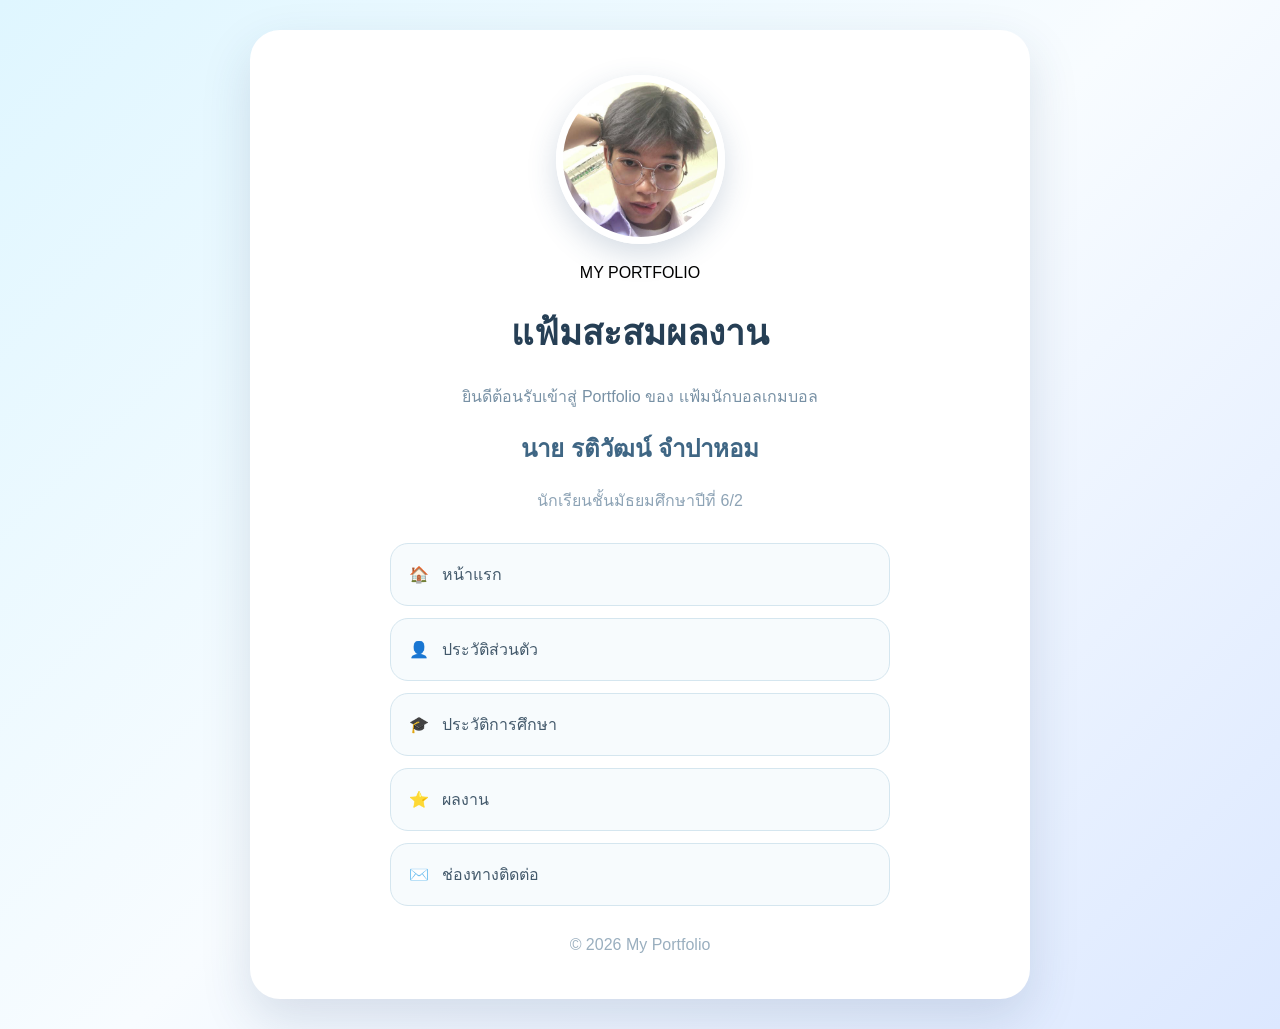
<file: index.html>
<!DOCTYPE html>
<html lang="th">
<head>
    <meta charset="UTF-8">
    <meta name="viewport" content="width=device-width, initial-scale=1.0">

    <title>Portfolio ม.6</title>

    <style>
        /* CSS ทั้งหมดใส่ตรงนี้ */
        
        body {
            font-family: Arial, sans-serif;
            background: linear-gradient(135deg, #dff6ff, #f8fcff, #dce8ff);
            margin: 0;
            padding: 30px 15px;
            min-height: 100vh;
        }

        .container {
            max-width: 700px;
            margin: auto;
            background: white;
            padding: 45px 40px;
            border-radius: 30px;
            text-align: center;
            box-shadow: 0 20px 50px rgba(37, 67, 110, 0.15);
        }

        .profile {
            width: 155px;
            height: 155px;
            object-fit: cover;
            border-radius: 50%;
            border: 7px solid white;
            box-shadow: 0 10px 30px rgba(45, 80, 120, 0.2);
        }

        h1 {
            color: #263f55;
            font-size: 35px;
        }

        h2 {
            color: #3f6684;
        }

        .welcome {
            color: #7891a5;
        }

        .student-info {
            color: #8da3b5;
            margin-bottom: 30px;
        }

        .menu {
            display: flex;
            flex-direction: column;
            gap: 12px;
            max-width: 500px;
            margin: auto;
        }

        .menu-item {
            display: block;
            padding: 18px;
            border-radius: 18px;
            background: #f7fbfd;
            border: 1px solid #d5e6ef;
            color: #43596b;
            text-decoration: none;
            text-align: left;
            transition: 0.3s;
        }

        .menu-item:hover {
            transform: translateX(5px);
            background: #e5f5fb;
        }

        .icon {
            margin-right: 15px;
            font-size: 20px;
        }

        footer {
            margin-top: 30px;
            color: #9aafbf;
        }
    </style>
</head>

<body>

<div class="container">

    <!-- รูปโปรไฟล์ -->
    <img src="762687598_1788791295640477_7091714545834053985_n.jpg" alt="รูปโปรไฟล์" class="profile">

    <p>MY PORTFOLIO</p>

    <h1>แฟ้มสะสมผลงาน</h1>

    <p class="welcome">
        ยินดีต้อนรับเข้าสู่ Portfolio ของ เเฟ้มนักบอลเกมบอล
    </p>

    <h2>นาย รติวัฒน์ จำปาหอม</h2>

    <p class="student-info">
        นักเรียนชั้นมัธยมศึกษาปีที่ 6/2
    </p>

    <div class="menu">

        <a href="index.html" class="menu-item">
            🏠 &nbsp; หน้าแรก
        </a>

        <a href="profile.html" class="menu-item">
            👤 &nbsp; ประวัติส่วนตัว
        </a>

        <a href="education.html" class="menu-item">
            🎓 &nbsp; ประวัติการศึกษา
        </a>

        <a href="award.html" class="menu-item">
            ⭐ &nbsp; ผลงาน
        </a>

        <a href="contact.html" class="menu-item">
            ✉️ &nbsp; ช่องทางติดต่อ
        </a>

    </div>

    <footer>
        © 2026 My Portfolio
    </footer>

</div>

</body>
</html>
</file>
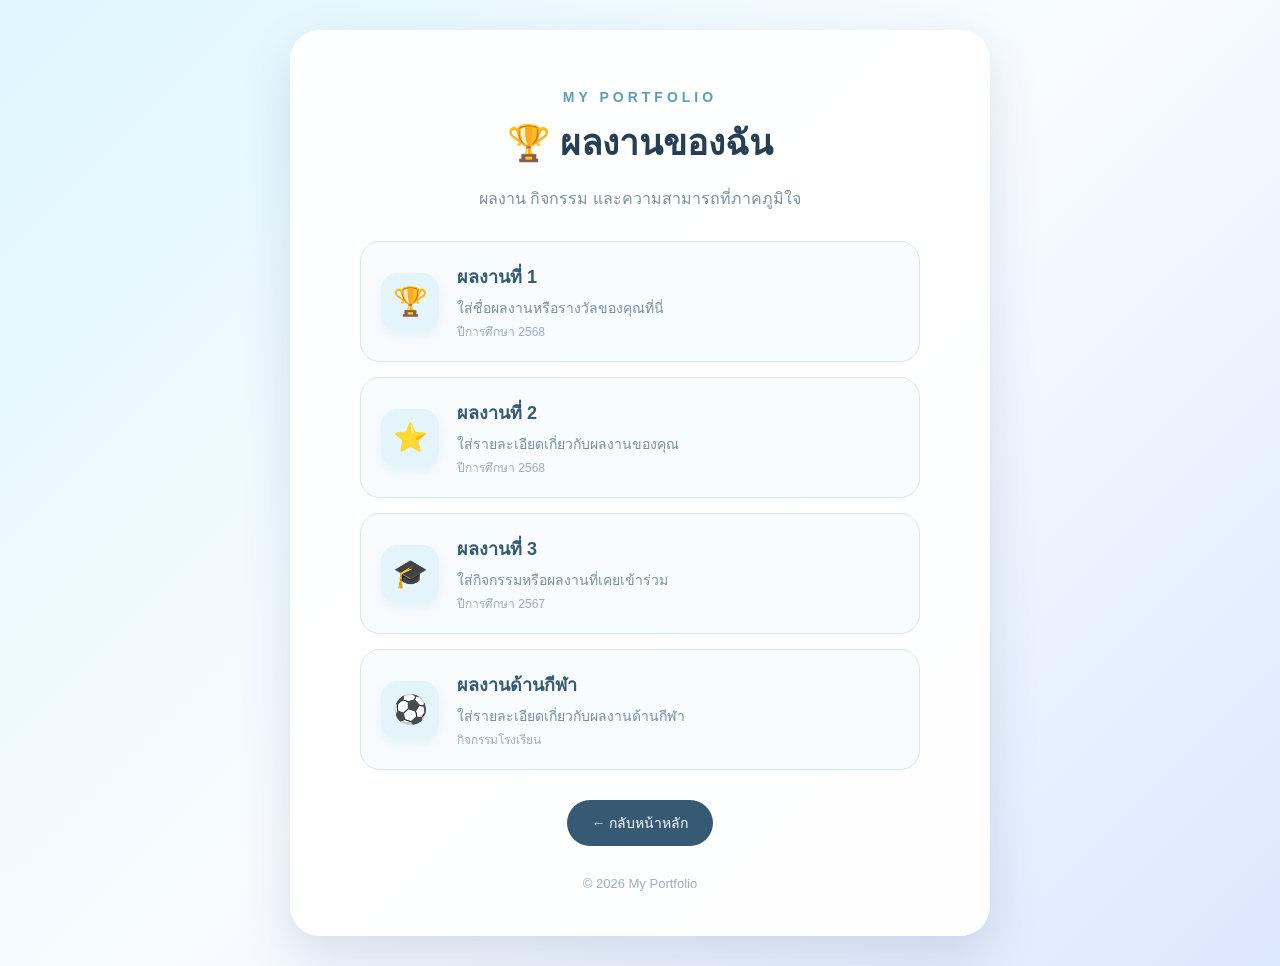
<file: award.html>
<!DOCTYPE html>
<html lang="th">

<head>

    <meta charset="UTF-8">

    <meta name="viewport" content="width=device-width, initial-scale=1.0">

    <title>ผลงาน | Portfolio</title>

    <style>

        * {
            box-sizing: border-box;
        }

        body {
            font-family: Arial, sans-serif;

            background: linear-gradient(
                135deg,
                #dff6ff,
                #f8fcff,
                #dce8ff
            );

            margin: 0;

            padding: 30px 15px;

            min-height: 100vh;

            color: #334155;
        }


        /* กล่องหลัก */

        .container {
            max-width: 700px;

            margin: auto;

            background: rgba(255, 255, 255, 0.96);

            padding: 45px 40px;

            border-radius: 30px;

            text-align: center;

            box-shadow:
                0 20px 50px rgba(37, 67, 110, 0.15);
        }


        /* หัวข้อ */

        .small-title {
            font-size: 14px;

            letter-spacing: 4px;

            color: #5d9cbb;

            font-weight: bold;

            margin-bottom: 8px;
        }


        h1 {
            color: #263f55;

            font-size: 35px;

            margin: 10px 0;
        }


        .description {
            color: #7891a5;

            font-size: 16px;

            margin-bottom: 30px;
        }


        /* รายการผลงาน */

        .award-list {
            display: flex;

            flex-direction: column;

            gap: 15px;

            max-width: 560px;

            margin: auto;
        }


        /* การ์ดผลงาน */

        .award-card {
            display: flex;

            align-items: center;

            gap: 18px;

            background: #f8fcff;

            border: 1px solid #d5e6ef;

            border-radius: 20px;

            padding: 20px;

            text-align: left;

            transition: 0.3s ease;

            text-decoration: none;

            color: #365a73;
        }


        /* เอฟเฟกต์ตอนเอาเมาส์ชี้ */

        .award-card:hover {
            transform: translateY(-5px);

            background: white;

            border-color: #8fc9df;

            box-shadow:
                0 10px 25px rgba(55, 100, 135, 0.15);
        }


        /* ไอคอน */

        .award-icon {
            width: 58px;

            height: 58px;

            min-width: 58px;

            display: flex;

            align-items: center;

            justify-content: center;

            background: #e3f4fb;

            border-radius: 17px;

            font-size: 28px;

            box-shadow:
                0 5px 12px rgba(75, 150, 190, 0.10);
        }


        /* เนื้อหาผลงาน */

        .award-content {
            flex: 1;
        }


        .award-content h2 {
            font-size: 18px;

            color: #365a73;

            margin: 0 0 6px 0;

            font-weight: 600;
        }


        .award-content p {
            font-size: 14px;

            color: #7891a5;

            margin: 3px 0;
        }


        .award-content span {
            font-size: 12px;

            color: #9aafbf;
        }


        /* ปุ่มกลับ */

        .back {
            display: inline-block;

            margin-top: 30px;

            padding: 12px 25px;

            background: #365a73;

            color: white;

            text-decoration: none;

            border-radius: 50px;

            font-size: 14px;

            transition: 0.3s ease;
        }


        .back:hover {
            background: #5d9cbb;

            transform: translateY(-3px);
        }


        /* Footer */

        footer {
            margin-top: 30px;

            font-size: 13px;

            color: #9aafbf;
        }


        /* มือถือ */

        @media (max-width: 600px) {

            .container {
                padding: 35px 20px;
            }

            h1 {
                font-size: 28px;
            }

            .award-card {
                padding: 16px;
            }

            .award-icon {
                width: 48px;

                height: 48px;

                min-width: 48px;

                font-size: 23px;
            }

            .award-content h2 {
                font-size: 16px;
            }

        }

    </style>

</head>


<body>


<div class="container">


    <!-- หัวข้อ -->

    <p class="small-title">
        MY PORTFOLIO
    </p>


    <h1>
        🏆 ผลงานของฉัน
    </h1>


    <p class="description">
        ผลงาน กิจกรรม และความสามารถที่ภาคภูมิใจ
    </p>



    <!-- รายการผลงาน -->

    <div class="award-list">


        <!-- ผลงานที่ 1 -->

        <div class="award-card">

            <div class="award-icon">
                🏆
            </div>

            <div class="award-content">

                <h2>
                    ผลงานที่ 1
                </h2>

                <p>
                    ใส่ชื่อผลงานหรือรางวัลของคุณที่นี่
                </p>

                <span>
                    ปีการศึกษา 2568
                </span>

            </div>

        </div>



        <!-- ผลงานที่ 2 -->

        <div class="award-card">

            <div class="award-icon">
                ⭐
            </div>

            <div class="award-content">

                <h2>
                    ผลงานที่ 2
                </h2>

                <p>
                    ใส่รายละเอียดเกี่ยวกับผลงานของคุณ
                </p>

                <span>
                    ปีการศึกษา 2568
                </span>

            </div>

        </div>



        <!-- ผลงานที่ 3 -->

        <div class="award-card">

            <div class="award-icon">
                🎓
            </div>

            <div class="award-content">

                <h2>
                    ผลงานที่ 3
                </h2>

                <p>
                    ใส่กิจกรรมหรือผลงานที่เคยเข้าร่วม
                </p>

                <span>
                    ปีการศึกษา 2567
                </span>

            </div>

        </div>



        <!-- ผลงานที่ 4 -->

        <div class="award-card">

            <div class="award-icon">
                ⚽
            </div>

            <div class="award-content">

                <h2>
                    ผลงานด้านกีฬา
                </h2>

                <p>
                    ใส่รายละเอียดเกี่ยวกับผลงานด้านกีฬา
                </p>

                <span>
                    กิจกรรมโรงเรียน
                </span>

            </div>

        </div>


    </div>



    <!-- กลับหน้าหลัก -->

    <a href="index.html" class="back">
        ← กลับหน้าหลัก
    </a>


    <footer>
        © 2026 My Portfolio
    </footer>


</div>


</body>

</html>
</file>
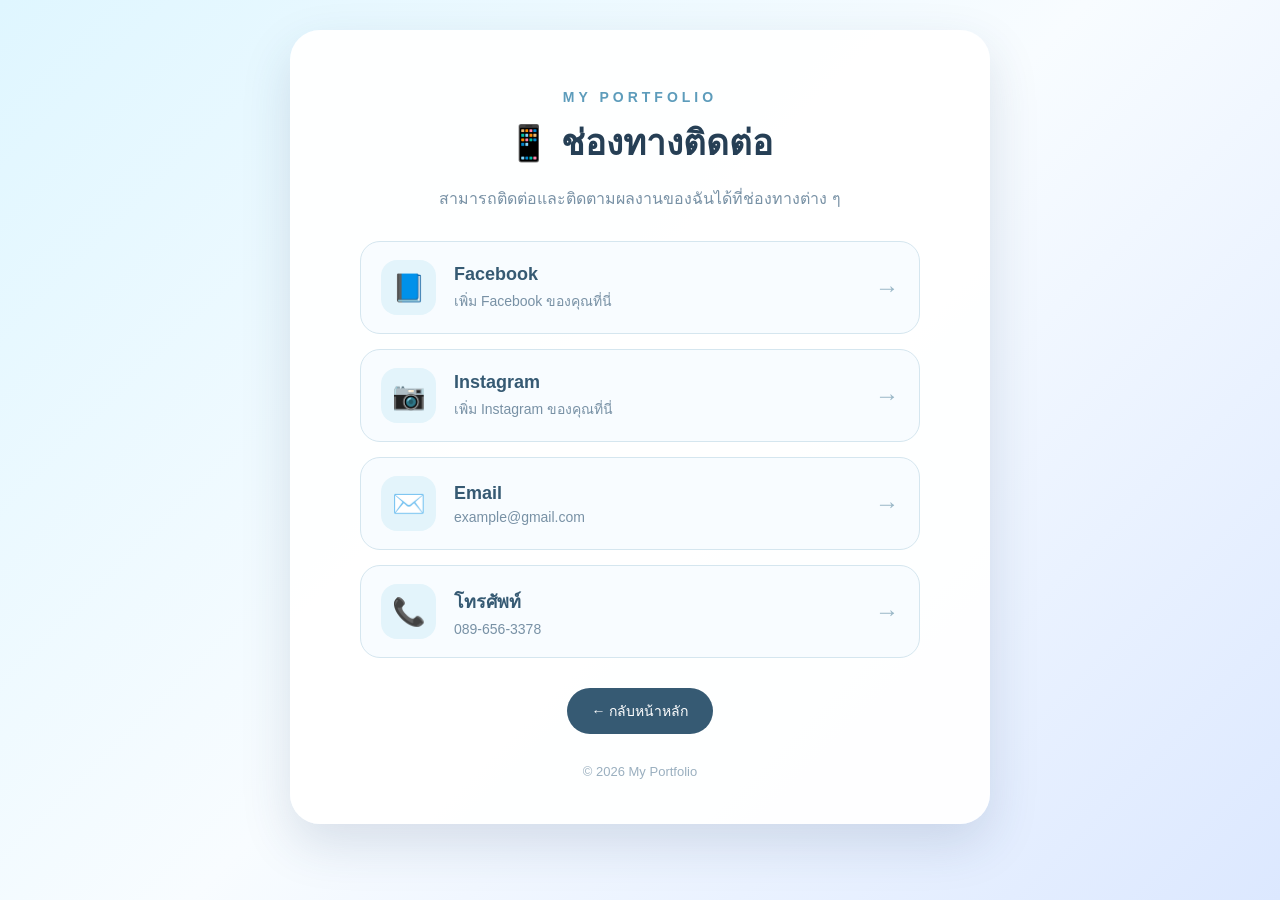
<file: contact.html>
<!DOCTYPE html>
<html lang="th">

<head>

    <meta charset="UTF-8">

    <meta name="viewport" content="width=device-width, initial-scale=1.0">

    <title>ช่องทางติดต่อ | Portfolio</title>

    <style>

        * {
            box-sizing: border-box;
        }

        body {
            font-family: Arial, sans-serif;

            background: linear-gradient(
                135deg,
                #dff6ff,
                #f8fcff,
                #dce8ff
            );

            margin: 0;

            padding: 30px 15px;

            min-height: 100vh;

            color: #334155;
        }


        /* กล่องหลัก */

        .container {
            max-width: 700px;

            margin: auto;

            background: rgba(255, 255, 255, 0.96);

            padding: 45px 40px;

            border-radius: 30px;

            text-align: center;

            box-shadow:
                0 20px 50px rgba(37, 67, 110, 0.15);
        }


        /* หัวข้อเล็ก */

        .small-title {
            font-size: 14px;

            letter-spacing: 4px;

            color: #5d9cbb;

            font-weight: bold;

            margin-bottom: 8px;
        }


        /* หัวข้อ */

        h1 {
            color: #263f55;

            font-size: 35px;

            margin: 10px 0;
        }


        .description {
            color: #7891a5;

            font-size: 16px;

            margin-bottom: 30px;
        }


        /* รายการช่องทางติดต่อ */

        .contact-list {
            display: flex;

            flex-direction: column;

            gap: 15px;

            max-width: 560px;

            margin: auto;
        }


        /* การ์ดติดต่อ */

        .contact-card {
            display: flex;

            align-items: center;

            gap: 18px;

            padding: 18px 20px;

            background: #f8fcff;

            border: 1px solid #d5e6ef;

            border-radius: 20px;

            text-decoration: none;

            color: #365a73;

            text-align: left;

            transition: 0.3s ease;
        }


        /* Hover */

        .contact-card:hover {
            transform: translateY(-5px);

            background: white;

            border-color: #8fc9df;

            box-shadow:
                0 10px 25px rgba(55, 100, 135, 0.15);
        }


        /* ไอคอน */

        .contact-icon {
            width: 55px;

            height: 55px;

            min-width: 55px;

            display: flex;

            align-items: center;

            justify-content: center;

            background: #e3f4fb;

            border-radius: 16px;

            font-size: 27px;
        }


        /* เนื้อหา */

        .contact-content {
            flex: 1;
        }


        .contact-content h2 {
            margin: 0 0 5px 0;

            font-size: 18px;

            color: #365a73;
        }


        .contact-content p {
            margin: 0;

            font-size: 14px;

            color: #7891a5;
        }


        /* ลูกศร */

        .arrow {
            font-size: 24px;

            color: #9ab7c7;

            transition: 0.3s;
        }


        .contact-card:hover .arrow {
            color: #4f8cab;

            transform: translateX(5px);
        }


        /* ปุ่มกลับ */

        .back {
            display: inline-block;

            margin-top: 30px;

            padding: 12px 25px;

            background: #365a73;

            color: white;

            text-decoration: none;

            border-radius: 50px;

            font-size: 14px;

            transition: 0.3s ease;
        }


        .back:hover {
            background: #5d9cbb;

            transform: translateY(-3px);
        }


        /* Footer */

        footer {
            margin-top: 30px;

            font-size: 13px;

            color: #9aafbf;
        }


        /* มือถือ */

        @media (max-width: 600px) {

            .container {
                padding: 35px 20px;
            }

            h1 {
                font-size: 28px;
            }

            .contact-card {
                padding: 15px;
            }

            .contact-icon {
                width: 48px;

                height: 48px;

                min-width: 48px;

                font-size: 23px;
            }

            .contact-content h2 {
                font-size: 16px;
            }

        }

    </style>

</head>


<body>


<div class="container">


    <!-- หัวข้อ -->

    <p class="small-title">
        MY PORTFOLIO
    </p>


    <h1>
        📱 ช่องทางติดต่อ
    </h1>


    <p class="description">
        สามารถติดต่อและติดตามผลงานของฉันได้ที่ช่องทางต่าง ๆ
    </p>



    <!-- ช่องทางติดต่อ -->

    <div class="contact-list">


        <!-- Facebook -->

        <a
            href="https://www.facebook.com/"
            target="_blank"
            class="contact-card"
        >

            <div class="contact-icon">
                📘
            </div>

            <div class="contact-content">

                <h2>
                    Facebook
                </h2>

                <p>
                    เพิ่ม Facebook ของคุณที่นี่
                </p>

            </div>

            <div class="arrow">
                →
            </div>

        </a>



        <!-- Instagram -->

        <a
            href="https://www.instagram.com/"
            target="_blank"
            class="contact-card"
        >

            <div class="contact-icon">
                📷
            </div>

            <div class="contact-content">

                <h2>
                    Instagram
                </h2>

                <p>
                    เพิ่ม Instagram ของคุณที่นี่
                </p>

            </div>

            <div class="arrow">
                →
            </div>

        </a>



        <!-- Email -->

        <a
            href="mailto:example@gmail.com"
            class="contact-card"
        >

            <div class="contact-icon">
                ✉️
            </div>

            <div class="contact-content">

                <h2>
                    Email
                </h2>

                <p>
                    example@gmail.com
                </p>

            </div>

            <div class="arrow">
                →
            </div>

        </a>



        <!-- โทรศัพท์ -->

        <a
            href="tel:0800000000"
            class="contact-card"
        >

            <div class="contact-icon">
                📞
            </div>

            <div class="contact-content">

                <h2>
                    โทรศัพท์
                </h2>

                <p>
                    089-656-3378
                </p>

            </div>

            <div class="arrow">
                →
            </div>

        </a>


    </div>



    <!-- กลับหน้าแรก -->

    <a
        href="index.html"
        class="back"
    >
        ← กลับหน้าหลัก
    </a>


    <footer>
        © 2026 My Portfolio
    </footer>


</div>


</body>

</html>
</file>
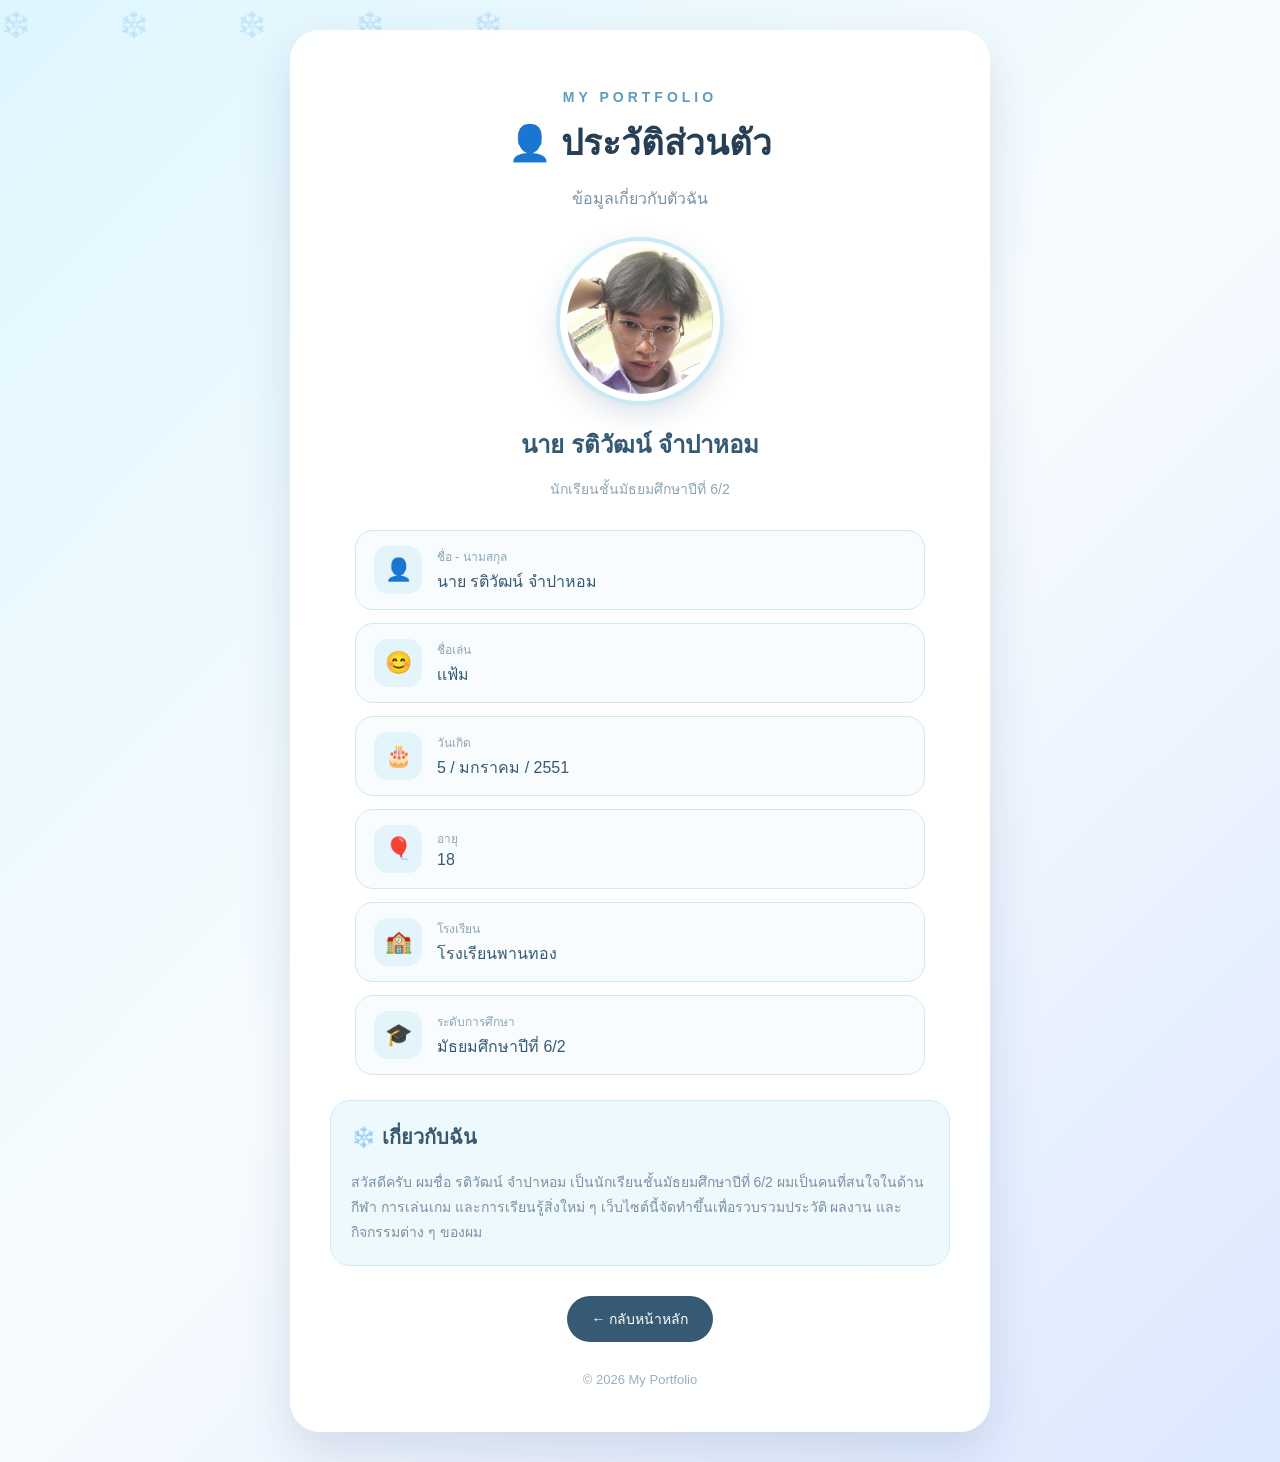
<file: profile.html>
<!DOCTYPE html>
<html lang="th">

<head>

    <meta charset="UTF-8">

    <meta name="viewport" content="width=device-width, initial-scale=1.0">

    <title>ประวัติส่วนตัว | Portfolio</title>

    <style>

        * {
            box-sizing: border-box;
        }

        body {
            font-family: Arial, sans-serif;

            background: linear-gradient(
                135deg,
                #dff6ff,
                #f8fcff,
                #dce8ff
            );

            margin: 0;
            padding: 30px 15px;

            min-height: 100vh;

            color: #334155;
        }


        /* หิมะตก */

        body::before {
            content: "❄️  ❄️  ❄️  ❄️  ❄️";

            position: fixed;

            top: 10px;
            left: 0;

            width: 100%;

            font-size: 25px;

            opacity: 0.45;

            letter-spacing: 40px;

            pointer-events: none;
        }


        /* กล่องหลัก */

        .container {
            max-width: 700px;

            margin: auto;

            background: rgba(255, 255, 255, 0.96);

            padding: 45px 40px;

            border-radius: 30px;

            text-align: center;

            box-shadow:
                0 20px 50px rgba(37, 67, 110, 0.15);

            position: relative;

            z-index: 2;
        }


        /* หัวข้อเล็ก */

        .small-title {
            font-size: 14px;

            letter-spacing: 4px;

            color: #5d9cbb;

            font-weight: bold;

            margin-bottom: 8px;
        }


        /* หัวข้อ */

        h1 {
            color: #263f55;

            font-size: 35px;

            margin: 10px 0;
        }


        .description {
            color: #7891a5;

            font-size: 16px;

            margin-bottom: 30px;
        }


        /* รูปโปรไฟล์ */

        .profile-photo {
            width: 160px;
            height: 160px;

            object-fit: cover;

            border-radius: 50%;

            border: 7px solid white;

            outline: 4px solid #c8e9f5;

            box-shadow:
                0 10px 30px rgba(45, 80, 120, 0.20);

            margin-bottom: 15px;

            transition: 0.3s;
        }


        .profile-photo:hover {
            transform: scale(1.05);

            outline-color: #8fc9df;
        }


        /* ชื่อ */

        .name {
            color: #365a73;

            font-size: 24px;

            margin: 5px 0;
        }


        .student {
            color: #8da5b5;

            font-size: 14px;

            margin-bottom: 30px;
        }


        /* กล่องข้อมูล */

        .profile-info {
            display: flex;

            flex-direction: column;

            gap: 13px;

            max-width: 570px;

            margin: auto;

            text-align: left;
        }


        /* การ์ดข้อมูล */

        .info-card {
            display: flex;

            align-items: center;

            gap: 15px;

            background: #f8fcff;

            border: 1px solid #d5e6ef;

            border-radius: 18px;

            padding: 15px 18px;

            transition: 0.3s ease;
        }


        .info-card:hover {
            transform: translateX(5px);

            background: white;

            border-color: #8fc9df;

            box-shadow:
                0 8px 20px rgba(55, 100, 135, 0.12);
        }


        /* ไอคอน */

        .info-icon {
            width: 48px;
            height: 48px;

            min-width: 48px;

            display: flex;

            align-items: center;
            justify-content: center;

            background: #e3f4fb;

            border-radius: 14px;

            font-size: 22px;
        }


        /* ข้อมูล */

        .info-content {
            flex: 1;
        }


        .info-content span {
            display: block;

            font-size: 12px;

            color: #8da5b5;

            margin-bottom: 3px;
        }


        .info-content strong {
            display: block;

            font-size: 16px;

            font-weight: 500;

            color: #365a73;
        }


        /* กล่องเกี่ยวกับฉัน */

        .about {
            margin-top: 25px;

            padding: 20px;

            background: #eef9fd;

            border: 1px solid #d1eaf3;

            border-radius: 20px;

            text-align: left;
        }


        .about h2 {
            margin-top: 0;

            color: #365a73;

            font-size: 20px;
        }


        .about p {
            color: #7891a5;

            font-size: 14px;

            line-height: 1.8;

            margin-bottom: 0;
        }


        /* ปุ่มกลับ */

        .back {
            display: inline-block;

            margin-top: 30px;

            padding: 12px 25px;

            background: #365a73;

            color: white;

            text-decoration: none;

            border-radius: 50px;

            font-size: 14px;

            transition: 0.3s ease;
        }


        .back:hover {
            background: #5d9cbb;

            transform: translateY(-3px);
        }


        /* Footer */

        footer {
            margin-top: 30px;

            font-size: 13px;

            color: #9aafbf;
        }


        /* มือถือ */

        @media (max-width: 600px) {

            .container {
                padding: 35px 20px;
            }

            h1 {
                font-size: 28px;
            }

            .profile-photo {
                width: 130px;
                height: 130px;
            }

            .name {
                font-size: 21px;
            }

            .info-card {
                padding: 13px 14px;
            }

            .info-icon {
                width: 42px;
                height: 42px;
                min-width: 42px;
                font-size: 19px;
            }

        }

    </style>

</head>


<body>


<div class="container">


    <!-- หัวข้อ -->

    <p class="small-title">
        MY PORTFOLIO
    </p>


    <h1>
        👤 ประวัติส่วนตัว
    </h1>


    <p class="description">
        ข้อมูลเกี่ยวกับตัวฉัน
    </p>


    <!-- รูปโปรไฟล์ -->

    <img
        src="762687598_1788791295640477_7091714545834053985_n.jpg"
        alt="รูปโปรไฟล์"
        class="profile-photo"
    >


    <!-- ชื่อ -->

    <h2 class="name">
        นาย รติวัฒน์ จำปาหอม
    </h2>


    <p class="student">
        นักเรียนชั้นมัธยมศึกษาปีที่ 6/2
    </p>



    <!-- ข้อมูลส่วนตัว -->

    <div class="profile-info">


        <!-- ชื่อ -->

        <div class="info-card">

            <div class="info-icon">
                👤
            </div>

            <div class="info-content">

                <span>
                    ชื่อ - นามสกุล
                </span>

                <strong>
                    นาย รติวัฒน์ จำปาหอม
                </strong>

            </div>

        </div>


        <!-- ชื่อเล่น -->

        <div class="info-card">

            <div class="info-icon">
                😊
            </div>

            <div class="info-content">

                <span>
                    ชื่อเล่น
                </span>

                <strong>
                    เเฟ้ม
                </strong>

            </div>

        </div>


        <!-- วันเกิด -->

        <div class="info-card">

            <div class="info-icon">
                🎂
            </div>

            <div class="info-content">

                <span>
                    วันเกิด
                </span>

                <strong>
                    5 / มกราคม / 2551
                </strong>

            </div>

        </div>


        <!-- อายุ -->

        <div class="info-card">

            <div class="info-icon">
                🎈
            </div>

            <div class="info-content">

                <span>
                    อายุ
                </span>

                <strong>
                    18
                </strong>

            </div>

        </div>


        <!-- โรงเรียน -->

        <div class="info-card">

            <div class="info-icon">
                🏫
            </div>

            <div class="info-content">

                <span>
                    โรงเรียน
                </span>

                <strong>
                    โรงเรียนพานทอง
                </strong>

            </div>

        </div>


        <!-- ระดับชั้น -->

        <div class="info-card">

            <div class="info-icon">
                🎓
            </div>

            <div class="info-content">

                <span>
                    ระดับการศึกษา
                </span>

                <strong>
                    มัธยมศึกษาปีที่ 6/2
                </strong>

            </div>

        </div>


    </div>



    <!-- เกี่ยวกับฉัน -->

    <div class="about">

        <h2>
            ❄️ เกี่ยวกับฉัน
        </h2>

        <p>
            สวัสดีครับ ผมชื่อ รติวัฒน์ จำปาหอม
            เป็นนักเรียนชั้นมัธยมศึกษาปีที่ 6/2
            ผมเป็นคนที่สนใจในด้านกีฬา การเล่นเกม
            และการเรียนรู้สิ่งใหม่ ๆ
            เว็บไซต์นี้จัดทำขึ้นเพื่อรวบรวมประวัติ
            ผลงาน และกิจกรรมต่าง ๆ ของผม
        </p>

    </div>



    <!-- ปุ่มกลับ -->

    <a
        href="index.html"
        class="back"
    >
        ← กลับหน้าหลัก
    </a>


    <!-- Footer -->

    <footer>
        © 2026 My Portfolio
    </footer>


</div>


</body>

</html>
</file>
